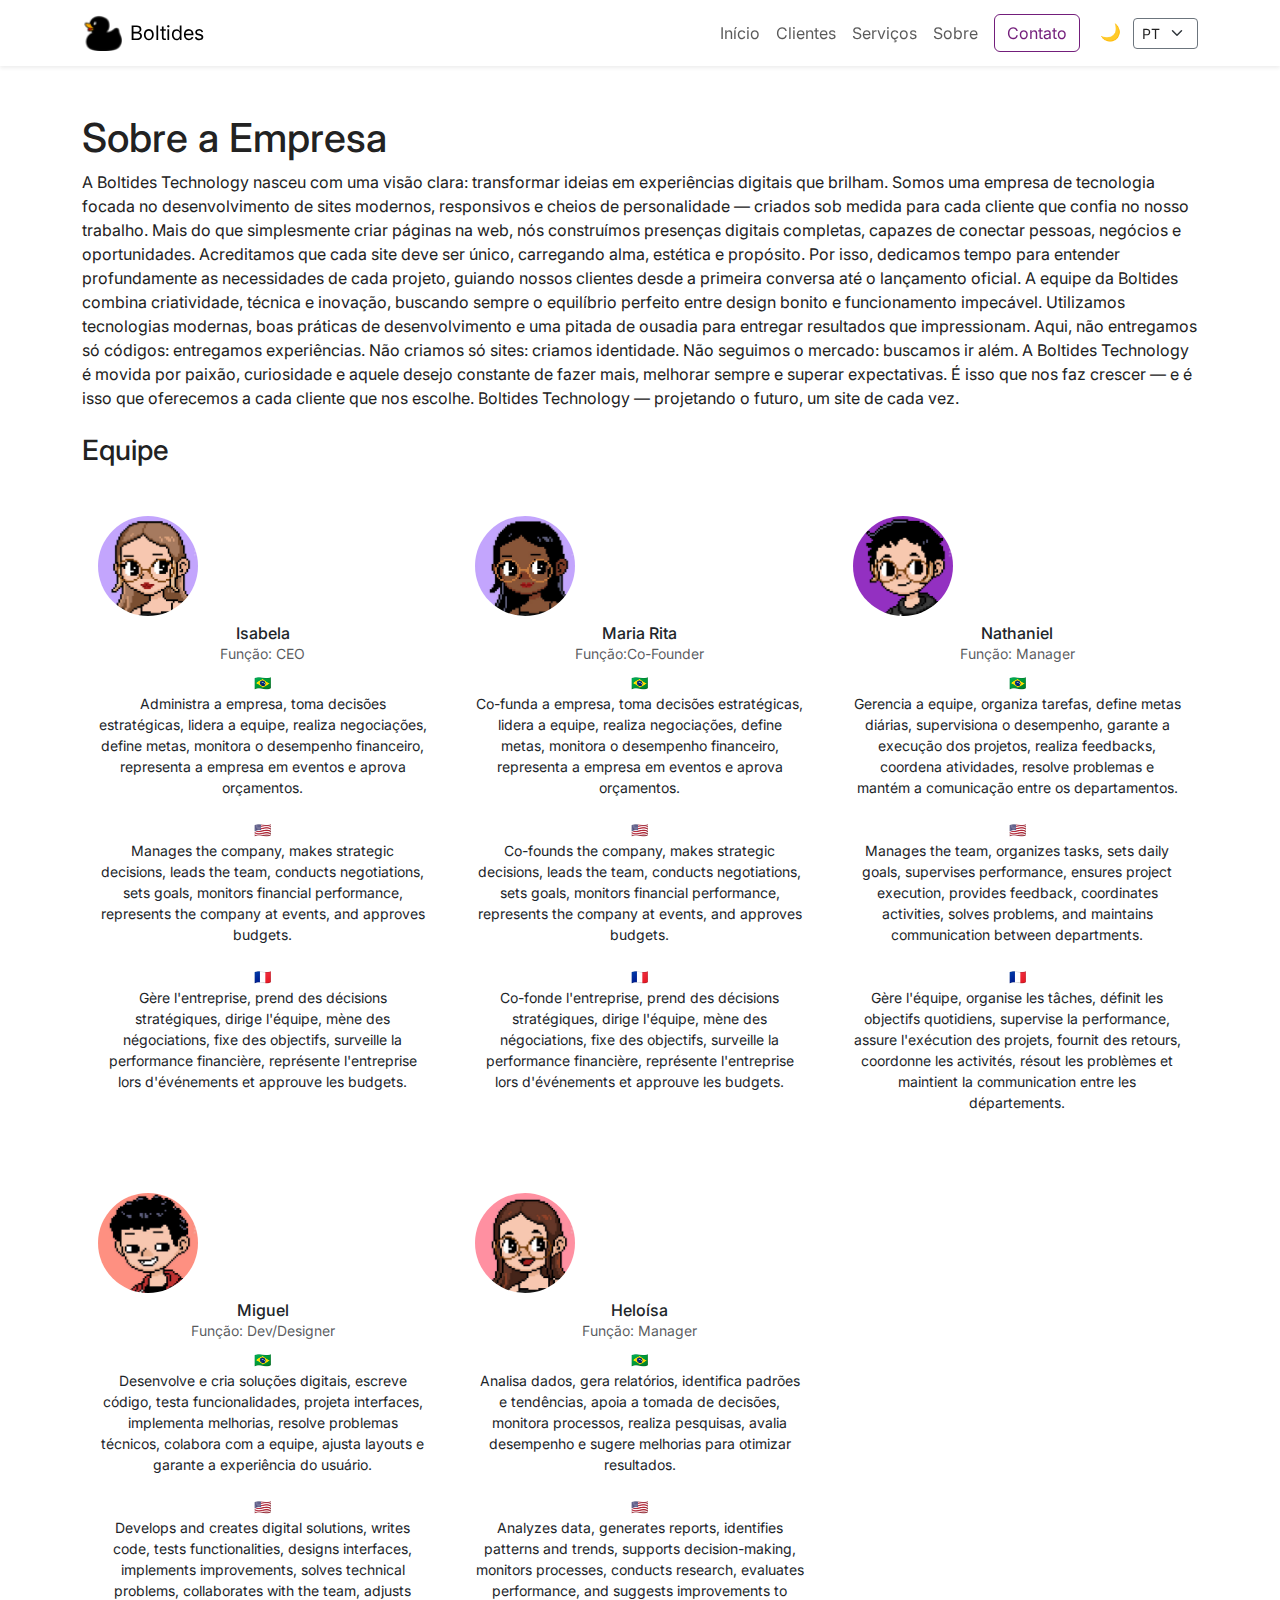
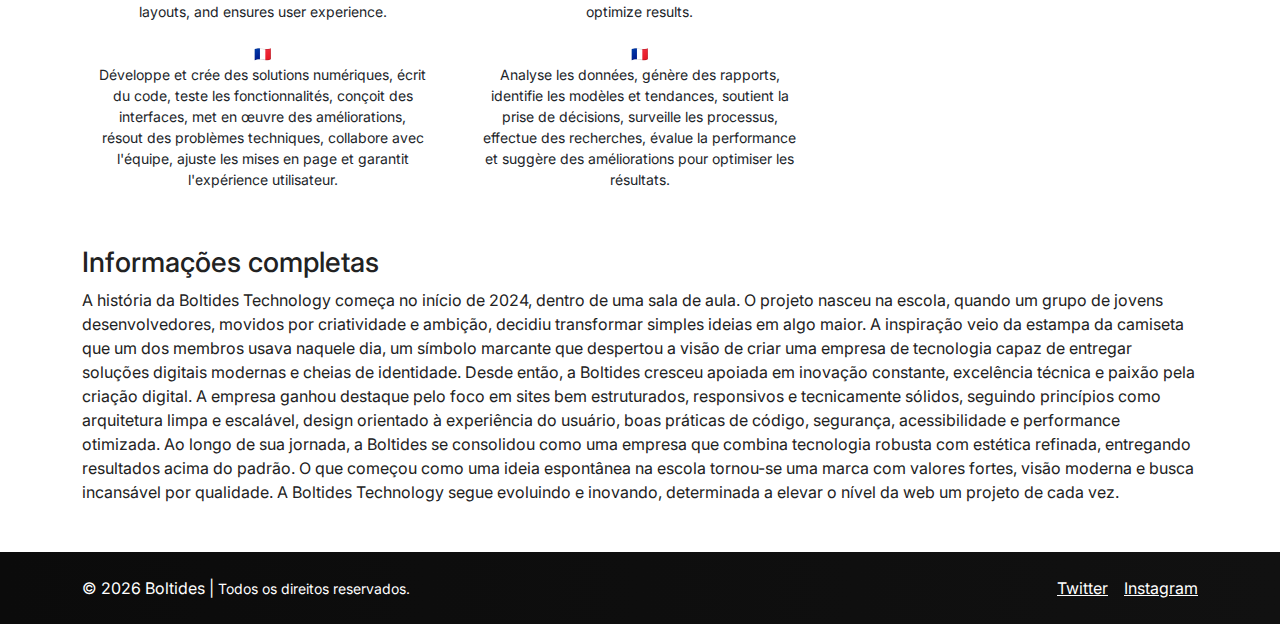
<file: about.html>
<!doctype html>
<html lang="pt" data-theme="light">
<head>
    <link rel="icon" type="image/png" href="logo.png">
    <meta charset="utf-8" />
    <meta name="viewport" content="width=device-width,initial-scale=1" />
    <title>Sobre</title>
    <link href="https://cdn.jsdelivr.net/npm/bootstrap@5.3.2/dist/css/bootstrap.min.css" rel="stylesheet">
    <link href="https://fonts.googleapis.com/css2?family=Inter:wght@300;400;600;800&display=swap" rel="stylesheet">
    <link rel="stylesheet" href="styles.css">
    <script src="script.js"></script>
    </head>
<body>
    <nav class="navbar navbar-expand-lg navbar-light bg-white shadow-sm sticky-top">
        <div class="container">
            <a class="navbar-brand d-flex align-items-center" href="index.html">
                <img src="logo.png" alt="Logo" class="logo me-2" />
                <span data-i18n="brand">Boltides</span>
                </a>

            <button class="navbar-toggler" type="button" data-bs-toggle="collapse" data-bs-target="#mainNav">
                <span class="navbar-toggler-icon"></span>
                </button>

            <div class="collapse navbar-collapse" id="mainNav">
                <ul class="navbar-nav ms-auto align-items-lg-center">
                    <li class="nav-item"><a class="nav-link" href="index.html" data-i18n="nav.home">Início</a></li>
                    <li class="nav-item"><a class="nav-link" href="clients.html" data-i18n="nav.clients">Clientes</a></li>
                    <li class="nav-item"><a class="nav-link" href="services.html" data-i18n="nav.services">Serviços</a></li>
                    <li class="nav-item"><a class="nav-link" href="about.html" data-i18n="nav.about">Sobre</a></li>
                    <li class="nav-item">
                        <button class="btn btn-outline-primary ms-2" data-bs-toggle="modal" data-bs-target="#contactModal" data-i18n="nav.contact">Contato</button>
                        </li>

                    <li class="nav-item ms-3 d-flex align-items-center">
                        <button id="darkToggle" class="btn btn-icon" title="Dark mode">🌙</button>
                        </li>
                    <li class="nav-item ms-2">
                        <select id="langSelect" class="form-select form-select-sm">
                            <option value="pt">PT</option>
                            <option value="en">EN</option>
                            <option value="fr">FR</option>
                            </select>
                    </li>
                </ul>
            </div>
        </div>
    </nav>
    <main class="container my-5">
        <h1 data-i18n="about.title">Sobre a Empresa</h1>
        <p data-i18n="about.mission">Nossa missão e história.</p>
        <section class="mt-4">
<h3 data-i18n="about.teamTitle">Equipe</h3>
<div class="row g-3 mt-3">
    <div class="col-md-4">
        <div class="card p-3 text-center">
            <img src="Isabela.png" alt="Membro" class="team-photo rounded-circle mb-2">
            <h6 class="mb-0">Isabela</h6>
            <small class="text-muted d-block" data-i18n="about.role">Função: CEO</small>
            <p class="small mt-2">
                <strong>🇧🇷</strong><br>
                Administra a empresa, toma decisões estratégicas, lidera a equipe, realiza negociações, define metas, monitora o desempenho financeiro, representa a empresa em eventos e aprova orçamentos.
                <br><br>
                <strong>🇺🇸</strong><br>
                Manages the company, makes strategic decisions, leads the team, conducts negotiations, sets goals, monitors financial performance, represents the company at events, and approves budgets.
                <br><br>
                <strong>🇫🇷</strong><br>
                Gère l'entreprise, prend des décisions stratégiques, dirige l'équipe, mène des négociations, fixe des objectifs, surveille la performance financière, représente l'entreprise lors d'événements et approuve les budgets.
            </p>
        </div>
    </div>

    <div class="col-md-4">
        <div class="card p-3 text-center">
            <img src="Marita.png" alt="Membro" class="team-photo rounded-circle mb-2">
            <h6 class="mb-0">Maria Rita</h6>
            <small class="text-muted d-block" data-i18n="about.role1">Função: Co-Founder</small>
            <p class="small mt-2">
                <strong>🇧🇷</strong><br>
                Co-funda a empresa, toma decisões estratégicas, lidera a equipe, realiza negociações, define metas, monitora o desempenho financeiro, representa a empresa em eventos e aprova orçamentos.
                <br><br>
                <strong>🇺🇸</strong><br>
                Co-founds the company, makes strategic decisions, leads the team, conducts negotiations, sets goals, monitors financial performance, represents the company at events, and approves budgets.
                <br><br>
                <strong>🇫🇷</strong><br>
                Co-fonde l'entreprise, prend des décisions stratégiques, dirige l'équipe, mène des négociations, fixe des objectifs, surveille la performance financière, représente l'entreprise lors d'événements et approuve les budgets.
            </p>
        </div>
    </div>

    <div class="col-md-4">
        <div class="card p-3 text-center">
            <img src="Nathaniel.png" alt="Membro" class="team-photo rounded-circle mb-2">
            <h6 class="mb-0">Nathaniel</h6>
            <small class="text-muted d-block" data-i18n="about.role2">Função: Manager</small>
            <p class="small mt-2">
                <strong>🇧🇷</strong><br>
                Gerencia a equipe, organiza tarefas, define metas diárias, supervisiona o desempenho, garante a execução dos projetos, realiza feedbacks, coordena atividades, resolve problemas e mantém a comunicação entre os departamentos.
                <br><br>
                <strong>🇺🇸</strong><br>
                Manages the team, organizes tasks, sets daily goals, supervises performance, ensures project execution, provides feedback, coordinates activities, solves problems, and maintains communication between departments.
                <br><br>
                <strong>🇫🇷</strong><br>
                Gère l'équipe, organise les tâches, définit les objectifs quotidiens, supervise la performance, assure l'exécution des projets, fournit des retours, coordonne les activités, résout les problèmes et maintient la communication entre les départements.
            </p>
        </div>
    </div>
</div>

<div class="row g-3 mt-3">
    <div class="col-md-4">
        <div class="card p-3 text-center">
            <img src="Miguel.png" alt="Membro" class="team-photo rounded-circle mb-2">
            <h6 class="mb-0">Miguel</h6>
            <small class="text-muted d-block" data-i18n="about.role3">Função: Dev/Designer</small>
            <p class="small mt-2">
                <strong>🇧🇷</strong><br>
                Desenvolve e cria soluções digitais, escreve código, testa funcionalidades, projeta interfaces, implementa melhorias, resolve problemas técnicos, colabora com a equipe, ajusta layouts e garante a experiência do usuário.
                <br><br>
                <strong>🇺🇸</strong><br>
                Develops and creates digital solutions, writes code, tests functionalities, designs interfaces, implements improvements, solves technical problems, collaborates with the team, adjusts layouts, and ensures user experience.
                <br><br>
                <strong>🇫🇷</strong><br>
                Développe et crée des solutions numériques, écrit du code, teste les fonctionnalités, conçoit des interfaces, met en œuvre des améliorations, résout des problèmes techniques, collabore avec l'équipe, ajuste les mises en page et garantit l'expérience utilisateur.
            </p>
        </div>
    </div>

    <div class="col-md-4">
        <div class="card p-3 text-center">
            <img src="Heloísa.png" alt="Membro" class="team-photo rounded-circle mb-2">
            <h6 class="mb-0">Heloísa</h6>
            <small class="text-muted d-block" data-i18n="about.role2">Função: Analista</small>
            <p class="small mt-2">
                <strong>🇧🇷</strong><br>
                Analisa dados, gera relatórios, identifica padrões e tendências, apoia a tomada de decisões, monitora processos, realiza pesquisas, avalia desempenho e sugere melhorias para otimizar resultados.
                <br><br>
                <strong>🇺🇸</strong><br>
                Analyzes data, generates reports, identifies patterns and trends, supports decision-making, monitors processes, conducts research, evaluates performance, and suggests improvements to optimize results.
                <br><br>
                <strong>🇫🇷</strong><br>
                Analyse les données, génère des rapports, identifie les modèles et tendances, soutient la prise de décisions, surveille les processus, effectue des recherches, évalue la performance et suggère des améliorations pour optimiser les résultats.
            </p>
        </div>
    </div>
</div>

        </section>

        <section class="mt-4">
            <h3 data-i18n="about.full">Informações completas</h3>
            <p data-i18n="about.aa"></p>
            </section>
    </main>
    <div class="modal fade" id="contactModal" tabindex="-1" aria-hidden="true">
        <div class="modal-dialog modal-dialog-centered">
            <form id="contactForm" class="modal-content needs-validation" novalidate>
                <div class="modal-header">
                    <h5 class="modal-title" data-i18n="contact.title">Entre em contato</h5>
                    <button type="button" class="btn-close" data-bs-dismiss="modal"></button>
                    </div>
                <div class="modal-body">
                    <div class="mb-3">
                        <label class="form-label" for="name" data-i18n="contact.name">Nome</label>
                        <input id="name" name="name" class="form-control" required />
                        <div class="invalid-feedback" data-i18n="contact.nameReq">Informe seu nome.</div>
                        </div>
                    <div class="mb-3">
                        <label class="form-label" for="email" data-i18n="contact.email">Email</label>
                        <input id="email" name="email" type="email" class="form-control" required />
                        <div class="invalid-feedback" data-i18n="contact.emailReq">Email válido é obrigatório.</div>
                        </div>
                    <div class="mb-3">
                        <label class="form-label" for="phone" data-i18n="contact.phone">Telefone</label>
                        <input id="phone" name="phone" class="form-control" required />
                        <div class="invalid-feedback" data-i18n="contact.phoneReq">Informe telefone.</div>
                        </div>
                    <div class="mb-3">
                        <label class="form-label" for="message" data-i18n="contact.message">Mensagem</label>
                        <textarea id="message" name="message" rows="4" class="form-control" required></textarea>
                        <div class="invalid-feedback" data-i18n="contact.messageReq">Digite sua mensagem.</div>
                        </div>
                </div>
                <div class="modal-footer">
                    <button class="btn btn-secondary" data-bs-dismiss="modal" data-i18n="contact.cancel">Cancelar</button>
                    <button type="submit" class="btn btn-primary" data-i18n="contact.send">Enviar</button>
                    </div>
            </form>
        </div>
    </div>
  <footer class="bg-dark text-white py-4 mt-5">
    <div class="container d-flex flex-column flex-md-row justify-content-between align-items-center">

      <div>
        © <span id="year"></span>
        <span data-i18n="brand">Boltides Technology®</span> |
        <small data-i18n="footer.rights">Todos os direitos reservados.</small>
      </div>

      <div class="d-flex gap-3">
        <a href="https://x.com/boltides?s=21" class="text-white" aria-label="twitter">Twitter</a>
        <a href="https://www.instagram.com/boltidestechnology/" class="text-white" aria-label="instagram">Instagram</a>
      </div>

    </div>
  </footer>
    <script src="https://cdn.jsdelivr.net/npm/bootstrap@5.3.2/dist/js/bootstrap.bundle.min.js"></script>
    </body>
</html>
</file>
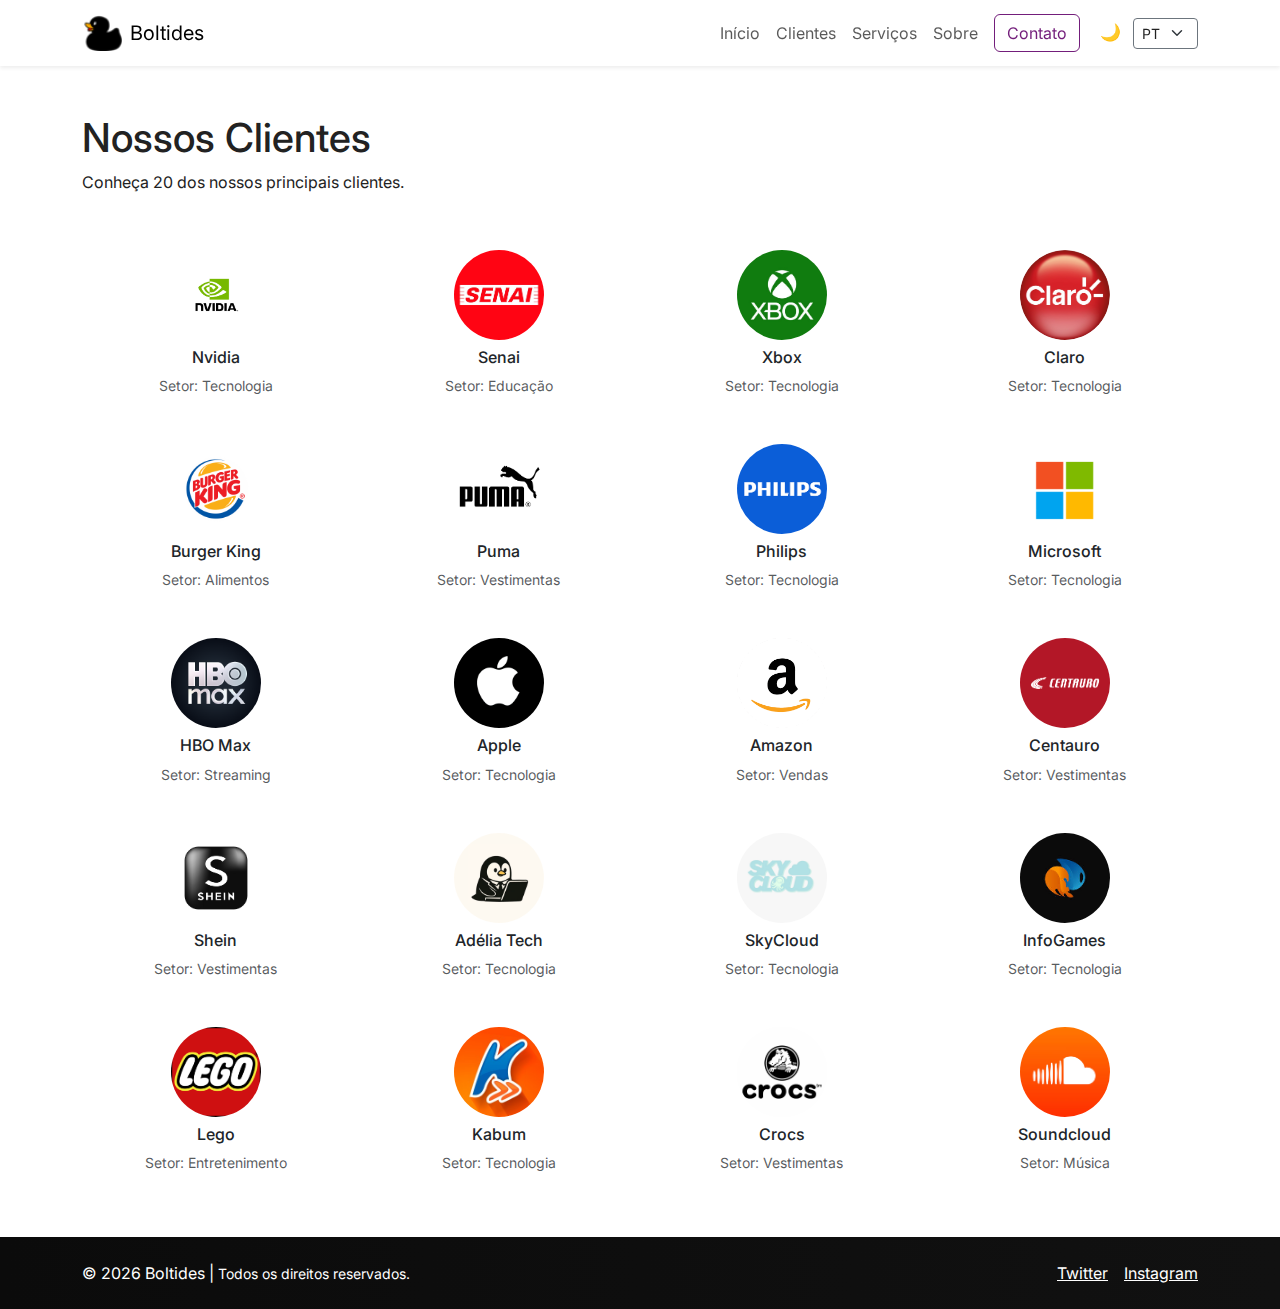
<file: clients.html>
<!doctype html>
<html lang="pt" data-theme="light">
<head>
    <link rel="icon" type="image/png" href="logo.png">
    <meta charset="utf-8" />
    <meta name="viewport" content="width=device-width,initial-scale=1" />
    <title>Clientes</title>
    <link href="https://cdn.jsdelivr.net/npm/bootstrap@5.3.2/dist/css/bootstrap.min.css" rel="stylesheet">
    <link href="https://fonts.googleapis.com/css2?family=Inter:wght@300;400;600;800&display=swap" rel="stylesheet">
    <link rel="stylesheet" href="styles.css">
    <script src="script.js"></script>
    </head>
<body>
    <nav class="navbar navbar-expand-lg navbar-light bg-white shadow-sm sticky-top">
        <div class="container">
            <a class="navbar-brand d-flex align-items-center" href="index.html">
                <img src="logo.png" alt="Logo" class="logo me-2" />
                <span data-i18n="brand">Boltides</span>
                </a>

            <button class="navbar-toggler" type="button" data-bs-toggle="collapse" data-bs-target="#mainNav">
                <span class="navbar-toggler-icon"></span>
                </button>

            <div class="collapse navbar-collapse" id="mainNav">
                <ul class="navbar-nav ms-auto align-items-lg-center">
                    <li class="nav-item"><a class="nav-link" href="index.html" data-i18n="nav.home">Início</a></li>
                    <li class="nav-item"><a class="nav-link" href="clients.html" data-i18n="nav.clients">Clientes</a></li>
                    <li class="nav-item"><a class="nav-link" href="services.html" data-i18n="nav.services">Serviços</a></li>
                    <li class="nav-item"><a class="nav-link" href="about.html" data-i18n="nav.about">Sobre</a></li>
                    <li class="nav-item">
                        <button class="btn btn-outline-primary ms-2" data-bs-toggle="modal" data-bs-target="#contactModal" data-i18n="nav.contact">Contato</button>
                        </li>

                    <li class="nav-item ms-3 d-flex align-items-center">
                        <button id="darkToggle" class="btn btn-icon" title="Dark mode">🌙</button>
                        </li>
                    <li class="nav-item ms-2">
                        <select id="langSelect" class="form-select form-select-sm">
                            <option value="pt">PT</option>
                            <option value="en">EN</option>
                            <option value="fr">FR</option>
                            </select>
                    </li>
                </ul>
            </div>
        </div>
    </nav>
    <main class="container my-5">
        <h1 data-i18n="clients.title">Nossos Clientes</h1>
        <p data-i18n="clients.subtitle">Conheça 20 dos nossos principais clientes.</p>
        <div class="row g-3 mt-4">
            <div class="col-md-3">
                <div class="card h-100 text-center p-3">
                    <img src="client1.png" class="client-logo mx-auto mb-2" />
                    <h6>Nvidia</h6>
                    <small class="text-muted" data-i18n="sector.tech">Setor: Tecnologia</small>
                    </div>
            </div>
            <div class="col-md-3">
                <div class="card h-100 text-center p-3">
                    <img src="client2.png" class="client-logo mx-auto mb-2" />
                    <h6>Senai</h6>
                    <small class="text-muted" data-i18n="sector.education">Setor: Educação</small>
                </div>
            </div>
            <div class="col-md-3">
                <div class="card h-100 text-center p-3">
                    <img src="client3.jpg" class="client-logo mx-auto mb-2" />
                    <h6>Xbox</h6>
                    <small class="text-muted" data-i18n="sector.tech">Setor: Tecnologia</small>
                </div>
            </div>
            <div class="col-md-3">
                <div class="card h-100 text-center p-3">
                    <img src="client4.jpg" class="client-logo mx-auto mb-2" />
                    <h6>Claro</h6>
                    <small class="text-muted" data-i18n="sector.tech">Setor: Tecnologia</small>
                </div>
            </div>
            <div class="col-md-3">
                <div class="card h-100 text-center p-3">
                    <img src="client5.png" class="client-logo mx-auto mb-2" />
                    <h6>Burger King</h6>
                    <small class="text-muted" data-i18n="sector.food">Setor: Alimentos</small>
                </div>
            </div>
            <div class="col-md-3">
                <div class="card h-100 text-center p-3">
                    <img src="client6.png" class="client-logo mx-auto mb-2" />
                    <h6>Puma</h6>
                    <small class="text-muted" data-i18n="sector.clothes">Setor: Vestimentas</small>
                </div>
            </div>
            <div class="col-md-3">
                <div class="card h-100 text-center p-3">
                    <img src="client7.png" class="client-logo mx-auto mb-2" />
                    <h6>Philips</h6>
                    <small class="text-muted" data-i18n="sector.tech">Setor: Tecnologia</small>
                </div>
            </div>
            <div class="col-md-3">
                <div class="card h-100 text-center p-3">
                    <img src="client8.png" class="client-logo mx-auto mb-2" />
                    <h6>Microsoft</h6>
                    <small class="text-muted" data-i18n="sector.tech">Setor: Tecnologia</small>
                </div>
            </div>
            <div class="col-md-3">
                <div class="card h-100 text-center p-3">
                    <img src="client9.png" class="client-logo mx-auto mb-2" />
                    <h6>HBO Max</h6>
                    <small class="text-muted" data-i18n="sector.streaming">Setor: Streaming</small>
                </div>
            </div>
            <div class="col-md-3">
                <div class="card h-100 text-center p-3">
                    <img src="client10.png" class="client-logo mx-auto mb-2" />
                    <h6>Apple</h6>
                    <small class="text-muted" data-i18n="sector.tech">Setor: Tecnologia</small>
                </div>
            </div>
            <div class="col-md-3">
                <div class="card h-100 text-center p-3">
                    <img src="client11.png" class="client-logo mx-auto mb-2" />
                    <h6>Amazon</h6>
                    <small class="text-muted" data-i18n="sector.sales">Setor: Vendas</small>
                </div>
            </div>
            <div class="col-md-3">
                <div class="card h-100 text-center p-3">
                    <img src="client12.png" class="client-logo mx-auto mb-2" />
                    <h6>Centauro</h6>
                    <small class="text-muted" data-i18n="sector.clothes">Setor: Vestimentas</small>
                </div>
            </div>
            <div class="col-md-3">
                <div class="card h-100 text-center p-3">
                    <img src="client13.PNG" class="client-logo mx-auto mb-2" />
                    <h6>Shein</h6>
                    <small class="text-muted" data-i18n="sector.clothes">Setor: Vestimentas</small>
                </div>
            </div>
            <div class="col-md-3">
                <div class="card h-100 text-center p-3">
                    <img src="client14.png" class="client-logo mx-auto mb-2" />
                    <h6>Adélia Tech</h6>
                    <small class="text-muted" data-i18n="sector.tech">Setor: Tecnologia</small>
                </div>
            </div>
            <div class="col-md-3">
                <div class="card h-100 text-center p-3">
                    <img src="client15.jpg" class="client-logo mx-auto mb-2" />
                    <h6>SkyCloud</h6>
                    <small class="text-muted" data-i18n="sector.tech">Setor: Tecnologia</small>
                </div>
            </div>
            <div class="col-md-3">
                <div class="card h-100 text-center p-3">
                    <img src="client16.jpg" class="client-logo mx-auto mb-2" />
                    <h6>InfoGames</h6>
                    <small class="text-muted" data-i18n="sector.tech">Setor: Tecnologia</small>
                </div>
            </div>
            <div class="col-md-3">
                <div class="card h-100 text-center p-3">
                    <img src="client17.png" class="client-logo mx-auto mb-2" />
                    <h6>Lego</h6>
                    <small class="text-muted" data-i18n="sector.entertainment">Setor: Entretenimento</small>
                </div>
            </div>
            <div class="col-md-3">
                <div class="card h-100 text-center p-3">
                    <img src="client18.png" class="client-logo mx-auto mb-2" />
                    <h6>Kabum</h6>
                    <small class="text-muted" data-i18n="sector.tech">Setor: Tecnologia</small>
                </div>
            </div>
            <div class="col-md-3">
                <div class="card h-100 text-center p-3">
                    <img src="client19.jpg" class="client-logo mx-auto mb-2" />
                    <h6>Crocs</h6>
                    <small class="text-muted" data-i18n="sector.clothes">Setor: Vestimentas</small>
                </div>
            </div>
            <div class="col-md-3">
                <div class="card h-100 text-center p-3">
                    <img src="client20.jpg" class="client-logo mx-auto mb-2" />
                    <h6>Soundcloud</h6>
                    <small class="text-muted" data-i18n="sector.music">Setor: Música</small>
                </div>
            </div>
            </div>
    </main>
    <div class="modal fade" id="contactModal" tabindex="-1" aria-hidden="true">
        <div class="modal-dialog modal-dialog-centered">
            <form id="contactForm" class="modal-content needs-validation" novalidate>
                <div class="modal-header">
                    <h5 class="modal-title" data-i18n="contact.title">Entre em contato</h5>
                    <button type="button" class="btn-close" data-bs-dismiss="modal"></button>
                    </div>
                <div class="modal-body">
                    <div class="mb-3">
                        <label class="form-label" data-i18n="contact.name">Nome</label>
                        <input id="name" name="name" class="form-control" required />
                        <div class="invalid-feedback" data-i18n="contact.nameReq">Informe seu nome.</div>
                        </div>

                    <div class="mb-3">
                        <label class="form-label" data-i18n="contact.email">Email</label>
                        <input id="email" name="email" type="email" class="form-control" required />
                        <div class="invalid-feedback" data-i18n="contact.emailReq">Email válido é obrigatório.</div>
                        </div>

                    <div class="mb-3">
                        <label class="form-label" data-i18n="contact.phone">Telefone</label>
                        <input id="phone" name="phone" class="form-control" required />
                        <div class="invalid-feedback" data-i18n="contact.phoneReq">Informe telefone.</div>
                        </div>

                    <div class="mb-3">
                        <label class="form-label" data-i18n="contact.message">Mensagem</label>
                        <textarea id="message" name="message" rows="4" class="form-control" required></textarea>
                        <div class="invalid-feedback" data-i18n="contact.messageReq">Digite sua mensagem.</div>
                        </div>
                </div>

                <div class="modal-footer">
                    <button class="btn btn-secondary" data-bs-dismiss="modal" data-i18n="contact.cancel">Cancelar</button>
                    <button type="submit" class="btn btn-primary" data-i18n="contact.send">Enviar</button>
                    </div>
            </form>
        </div>
    </div>
  <footer class="bg-dark text-white py-4 mt-5">
    <div class="container d-flex flex-column flex-md-row justify-content-between align-items-center">

      <div>
        © <span id="year"></span>
        <span data-i18n="brand">Boltides Technology®</span> |
        <small data-i18n="footer.rights">Todos os direitos reservados.</small>
      </div>

      <div class="d-flex gap-3">
        <a href="https://x.com/boltides?s=21" class="text-white" aria-label="twitter">Twitter</a>
        <a href="https://www.instagram.com/boltidestechnology/" class="text-white" aria-label="instagram">Instagram</a>
      </div>

    </div>
  </footer>
    <script src="https://cdn.jsdelivr.net/npm/bootstrap@5.3.2/dist/js/bootstrap.bundle.min.js"></script>
    </body>

</html>
</file>
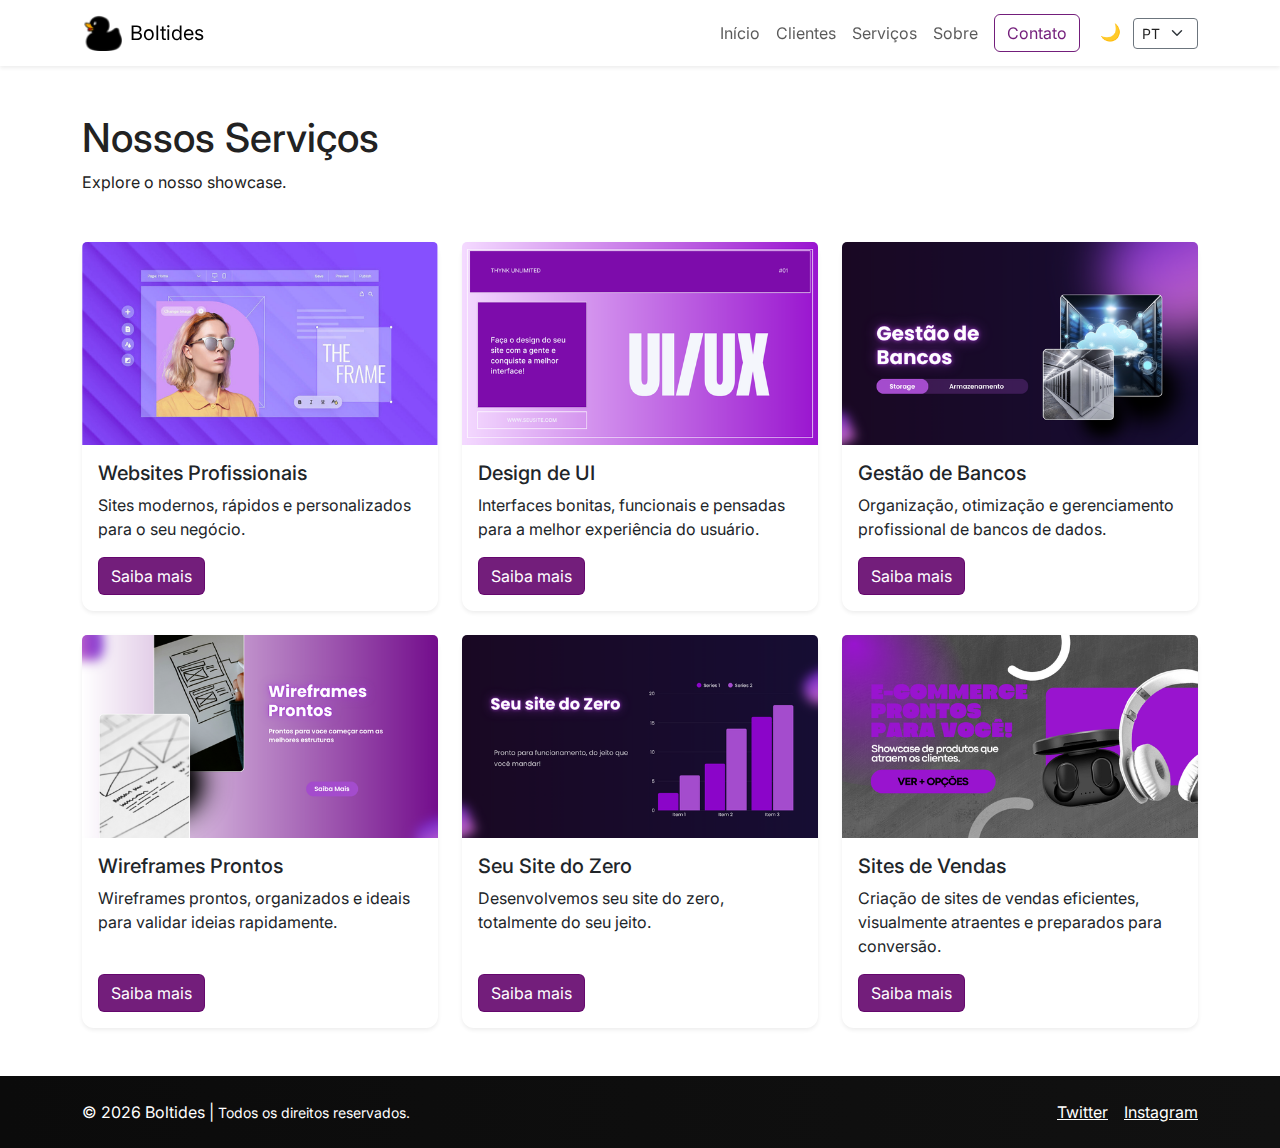
<file: services.html>
<!doctype html>
<html lang="pt" data-theme="light">
<head>
    <!-- Definir o ícone exibido na aba do navegador -->
    <link rel="icon" type="image/png" href="logo.png">

    <!-- Definir a codificação padrão de caracteres -->
    <meta charset="utf-8" />

    <!-- Ajustar o layout para ser responsivo em dispositivos móveis -->
    <meta name="viewport" content="width=device-width, initial-scale=1" />

    <!-- Definir o título da página exibido na aba do navegador -->
    <title>Serviços</title>

    <!-- Importar o Bootstrap 5 para fornecer estilos e componentes prontos -->
    <link href="https://cdn.jsdelivr.net/npm/bootstrap@5.3.2/dist/css/bootstrap.min.css" rel="stylesheet">

    <!-- Importar a fonte "Inter" para uso em toda a página -->
    <link href="https://fonts.googleapis.com/css2?family=Inter:wght@300;400;600;800&display=swap" rel="stylesheet">

    <!-- Importar o arquivo CSS personalizado do site -->
    <link rel="stylesheet" href="styles.css">
</head>

<body>
    <!-- Criar a barra de navegação fixa no topo do site -->
    <nav class="navbar navbar-expand-lg navbar-light bg-white shadow-sm sticky-top">
        <div class="container">
            <a class="navbar-brand d-flex align-items-center" href="index.html">
                <img src="logo.png" alt="Logo" class="logo me-2" />
                <span data-i18n="brand">Boltides</span>
            </a>
            <button class="navbar-toggler" type="button" data-bs-toggle="collapse" data-bs-target="#mainNav">
                <span class="navbar-toggler-icon"></span>
            </button>
            <div class="collapse navbar-collapse" id="mainNav">
                <ul class="navbar-nav ms-auto align-items-lg-center">
                    <li class="nav-item"><a class="nav-link" href="index.html" data-i18n="nav.home">Início</a></li>
                    <li class="nav-item"><a class="nav-link" href="clients.html" data-i18n="nav.clients">Clientes</a></li>
                    <li class="nav-item"><a class="nav-link" href="services.html" data-i18n="nav.services">Serviços</a></li>
                    <li class="nav-item"><a class="nav-link" href="about.html" data-i18n="nav.about">Sobre</a></li>
                    <li class="nav-item">
                        <button class="btn btn-outline-primary ms-2" data-bs-toggle="modal" data-bs-target="#contactModal" data-i18n="nav.contact">
                            Contato
                        </button>
                    </li>
                    <li class="nav-item ms-3 d-flex align-items-center">
                        <button id="darkToggle" class="btn btn-icon" title="Dark mode">🌙</button>
                    </li>
                    <li class="nav-item ms-2">
                        <select id="langSelect" class="form-select form-select-sm">
                            <option value="pt">PT</option>
                            <option value="en">EN</option>
                            <option value="fr">FR</option>
                        </select>
                    </li>
                </ul>
            </div>
        </div>
    </nav>

    <!-- Criar o conteúdo principal da página -->
    <main class="container my-5">
        <h1 data-i18n="services.title">Nossos Serviços</h1>
        <p data-i18n="services.subtitle">Explore o nosso showcase. Clique em "Saiba mais" para ver os detalhes.</p>

        <!-- Criar a grade de cartões contendo os serviços -->
        <div class="row g-4 mt-4">

            <!-- Serviço Websites -->
            <div class="col-md-4">
                <div class="card h-100 shadow-sm">
                    <img src="web.png" class="card-img-top" alt="">
                    <div class="card-body d-flex flex-column">
                        <h5 class="card-title" data-i18n="service.webTitle">Websites Profissionais</h5>
                        <p class="card-text" data-i18n="service.webDesc1">Criamos sites sob medida.</p>
                        <div class="mt-auto">
                            <button class="btn btn-primary" data-bs-toggle="modal" data-bs-target="#webServiceModal" data-i18n="service.learn">Saiba mais</button>
                        </div>
                    </div>
                </div>
            </div>

            <!-- Modal Websites -->
            <div class="modal fade" id="webServiceModal" tabindex="-1" aria-labelledby="webServiceModalLabel" aria-hidden="true">
                <div class="modal-dialog modal-lg modal-dialog-centered">
                    <div class="modal-content">
                        <div class="modal-header">
                            <h5 class="modal-title" id="webServiceModalLabel">Websites Profissionais</h5>
                            <button type="button" class="btn-close" data-bs-dismiss="modal" aria-label="Close"></button>
                        </div>
                        <div class="modal-body">
                            <p>🇧🇷</p>
                            <p><strong>Descrição:</strong> Criamos sites sob medida para atender às suas necessidades. Desde o design responsivo até a integração com ferramentas de SEO, garantimos que seu site tenha um ótimo desempenho e seja fácil de navegar.</p>
                            <p><strong>Recursos:</strong></p>
                            <ul>
                                <li>Design Responsivo</li>
                                <li>SEO Básico Integrado</li>
                                <li>Otimização de Performance</li>
                                <li>Suporte Pós-lançamento</li>
                            </ul>
                            <br>
                            <br>
                            <p>🇺🇸</p>
                            <p><strong>Description:</strong> We create custom websites tailored to your needs. From responsive design to SEO tool integration, we ensure your website performs excellently and is easy to navigate.</p>
                            <p><strong>Features:</strong></p>
                            <ul>
                                <li>Responsive Design</li>
                                <li>Basic Integrated SEO</li>
                                <li>Performance Optimization</li>
                                <li>Post-launch Support</li>
                            </ul>
                            <br>
                            <br>
                            <p>🇫🇷</p>
                            <p><strong>Description :</strong> Nous créons des sites personnalisés adaptés à vos besoins. Du design responsive à l’intégration d’outils SEO, nous garantissons d’excellentes performances et une navigation fluide pour votre site.</p>
                            <p><strong>Ressources :</strong></p>
                              <ul>
                                  <li>Design Responsive</li>
                                  <li>SEO Basique Intégré</li>
                                  <li>Optimisation des Performances</li>
                                  <li>Support Après Lancement</li>
                              </ul>
                        </div>
                        <div class="modal-footer">
                                      <button class="btn btn-primary" data-bs-dismiss="modal" data-i18n="service.contact">
            Quero contratar
          </button>
                        </div>
                    </div>
                </div>
            </div>

            <!-- Serviço UI -->
            <div class="col-md-4">
                <div class="card h-100 shadow-sm">
                    <img src="brand.png" class="card-img-top" alt="">
                    <div class="card-body d-flex flex-column">
                        <h5 class="card-title" data-i18n="service.uiTitle">Design de UI</h5>
                        <p class="card-text" data-i18n="service.webDesc2">Criamos interfaces de usuário atraentes e funcionais.</p>
                        <div class="mt-auto">
                            <button class="btn btn-primary" data-bs-toggle="modal" data-bs-target="#uiServiceModal" data-i18n="service.learn">Saiba mais</button>
                        </div>
                    </div>
                </div>
            </div>

            <!-- Modal UI -->
            <div class="modal fade" id="uiServiceModal" tabindex="-1" aria-labelledby="uiServiceModalLabel" aria-hidden="true">
                <div class="modal-dialog modal-lg modal-dialog-centered">
                    <div class="modal-content">
                        <div class="modal-header">
                            <h5 class="modal-title" id="uiServiceModalLabel">Design de UI</h5>
                            <button type="button" class="btn-close" data-bs-dismiss="modal" aria-label="Close"></button>
                        </div>
<div class="modal-body">
    <p>🇧🇷</p>
    <p><strong>Descrição:</strong> Criamos interfaces de usuário (UI) que são intuitivas, atraentes e funcionais. Nosso objetivo é garantir que os usuários tenham uma experiência agradável ao interagir com seu produto digital.</p>
    <p><strong>Recursos:</strong></p>
    <ul>
        <li>Design Limpo e Moderno</li>
        <li>Foco na Usabilidade</li>
        <li>Prototipagem Rápida</li>
        <li>Integração com a Experiência do Usuário</li>
    </ul>

    <br>
    <br>

    <p>🇺🇸</p>
    <p><strong>Description:</strong> We create user interfaces (UI) that are intuitive, attractive, and functional. Our goal is to ensure that users have a pleasant experience while interacting with your digital product.</p>
    <p><strong>Features:</strong></p>
    <ul>
        <li>Clean and Modern Design</li>
        <li>Focus on Usability</li>
        <li>Rapid Prototyping</li>
        <li>Integration with User Experience</li>
    </ul>

    <br>
    <br>

    <p>🇫🇷</p>
    <p><strong>Description :</strong> Nous créons des interfaces utilisateur (UI) intuitives, attrayantes et fonctionnelles. Notre objectif est de garantir une expérience agréable aux utilisateurs lorsqu’ils interagissent avec votre produit numérique.</p>
    <p><strong>Ressources :</strong></p>
    <ul>
        <li>Design Propre et Moderne</li>
        <li>Focus sur l’Utilisabilité</li>
        <li>Prototypage Rapide</li>
        <li>Intégration avec l’Expérience Utilisateur</li>
    </ul>
</div>

                        <div class="modal-footer">
                                      <button class="btn btn-primary" data-bs-dismiss="modal" data-i18n="service.contact">
            Quero contratar
          </button>
                        </div>
                    </div>
                </div>
            </div>

            <!-- Serviço Banco de Dados -->
            <div class="col-md-4">
                <div class="card h-100 shadow-sm">
                    <img src="bd.png" class="card-img-top" alt="">
                    <div class="card-body d-flex flex-column">
                        <h5 class="card-title" data-i18n="service.dbTitle">Gestão de Bancos</h5>
                        <p class="card-text" data-i18n="service.webDesc3">Gerenciamos bancos de dados eficientes e escaláveis.</p>
                        <div class="mt-auto">
                            <button class="btn btn-primary" data-bs-toggle="modal" data-bs-target="#dbServiceModal" data-i18n="service.learn">Saiba mais</button>
                        </div>
                    </div>
                </div>
            </div>

            <!-- Modal Banco de Dados -->
            <div class="modal fade" id="dbServiceModal" tabindex="-1" aria-labelledby="dbServiceModalLabel" aria-hidden="true">
                <div class="modal-dialog modal-lg modal-dialog-centered">
                    <div class="modal-content">
                        <div class="modal-header">
                            <h5 class="modal-title" id="dbServiceModalLabel">Gestão de Bancos de Dados</h5>
                            <button type="button" class="btn-close" data-bs-dismiss="modal" aria-label="Close"></button>
                        </div>
<div class="modal-header">
    <h5 class="modal-title" id="dbServiceModalLabel">Gestão de Bancos de Dados</h5>
    <button type="button" class="btn-close" data-bs-dismiss="modal" aria-label="Close"></button>
</div>
<div class="modal-body">
    <p>🇧🇷</p>
    <p><strong>Descrição:</strong> Oferecemos serviços de gestão de bancos de dados, garantindo performance, segurança e escalabilidade para sua aplicação. De soluções relacionais a NoSQL, temos a expertise necessária para atender suas necessidades.</p>
    <p><strong>Recursos:</strong></p>
    <ul>
        <li>Otimização de Consultas</li>
        <li>Segurança Avançada</li>
        <li>Backup e Recuperação de Dados</li>
        <li>Escalabilidade</li>
    </ul>

    <br>
    <br>

    <p>🇺🇸</p>
    <p><strong>Description:</strong> We offer database management services, ensuring performance, security, and scalability for your application. From relational to NoSQL solutions, we have the expertise needed to meet your requirements.</p>
    <p><strong>Features:</strong></p>
    <ul>
        <li>Query Optimization</li>
        <li>Advanced Security</li>
        <li>Data Backup and Recovery</li>
        <li>Scalability</li>
    </ul>

    <br>
    <br>

    <p>🇫🇷</p>
    <p><strong>Description :</strong> Nous proposons des services de gestion de bases de données, garantissant performance, sécurité et évolutivité pour votre application. Des solutions relationnelles au NoSQL, nous avons l’expertise nécessaire pour répondre à vos besoins.</p>
    <p><strong>Ressources :</strong></p>
    <ul>
        <li>Optimisation des Requêtes</li>
        <li>Sécurité Avancée</li>
        <li>Sauvegarde et Récupération des Données</li>
        <li>Évolutivité</li>
    </ul>
</div>

                        <div class="modal-footer">
                                      <button class="btn btn-primary" data-bs-dismiss="modal" data-i18n="service.contact">
            Quero contratar
          </button>
                        </div>
                    </div>
                </div>
            </div>

            <!-- Wireframes -->
            <div class="col-md-4">
                <div class="card h-100 shadow-sm">
                    <img src="wire.png" class="card-img-top" alt="Wireframes">
                    <div class="card-body d-flex flex-column">
                        <h5 class="card-title" data-i18n="service.wireTitle">Construção de Wireframes</h5>
                        <p class="card-text" data-i18n="service.webDesc5">Desenvolvemos wireframes para planejar a estrutura de seu site.</p>
                        <div class="mt-auto">
                            <button class="btn btn-primary" data-bs-toggle="modal" data-bs-target="#wireServiceModal" data-i18n="service.learn">Saiba mais</button>
                        </div>
                    </div>
                </div>
            </div>

            <!-- Modal Wireframes -->
            <div class="modal fade" id="wireServiceModal" tabindex="-1" aria-labelledby="wireServiceModalLabel" aria-hidden="true">
                <div class="modal-dialog modal-lg modal-dialog-centered">
                    <div class="modal-content">
                        <div class="modal-header">
                            <h5 class="modal-title" id="wireServiceModalLabel">Construção de Wireframes</h5>
                            <button type="button" class="btn-close" data-bs-dismiss="modal" aria-label="Close"></button>
                        </div>
<div class="modal-body">
    <p>🇧🇷</p>
    <p><strong>Descrição:</strong> Criamos wireframes para mapear a estrutura do seu site, ajudando a organizar o conteúdo e facilitar o desenvolvimento. Esses protótipos servem como base para o design e funcionalidades do site.</p>
    <p><strong>Recursos:</strong></p>
    <ul>
        <li>Planejamento Visual</li>
        <li>Estruturação de Páginas</li>
        <li>Foco na Experiência do Usuário</li>
    </ul>

    <br>
    <br>

    <p>🇺🇸</p>
    <p><strong>Description:</strong> We create wireframes to map the structure of your website, helping organize content and streamline development. These prototypes serve as the foundation for the site's design and features.</p>
    <p><strong>Features:</strong></p>
    <ul>
        <li>Visual Planning</li>
        <li>Page Structuring</li>
        <li>Focus on User Experience</li>
    </ul>

    <br>
    <br>

    <p>🇫🇷</p>
    <p><strong>Description :</strong> Nous créons des wireframes pour définir la structure de votre site, aidant à organiser le contenu et à faciliter le développement. Ces prototypes servent de base au design et aux fonctionnalités du site.</p>
    <p><strong>Ressources :</strong></p>
    <ul>
        <li>Planification Visuelle</li>
        <li>Structuration des Pages</li>
        <li>Focus sur l’Expérience Utilisateur</li>
    </ul>
</div>

                        <div class="modal-footer">
                                      <button class="btn btn-primary" data-bs-dismiss="modal" data-i18n="service.contact">
            Quero contratar
          </button>
                        </div>
                    </div>
                </div>
            </div>

            <!-- Seu Site do Zero -->
            <div class="col-md-4">
                <div class="card h-100 shadow-sm">
                    <img src="zero.png" class="card-img-top" alt="Seu Site do Zero">
                    <div class="card-body d-flex flex-column">
                        <h5 class="card-title" data-i18n="service.zeroTitle">Seu Site do Zero</h5>
                        <p class="card-text" data-i18n="service.webDesc4">Criamos seu site do zero, do design à implementação.</p>
                        <div class="mt-auto">
                            <button class="btn btn-primary" data-bs-toggle="modal" data-bs-target="#zeroServiceModal" data-i18n="service.learn">Saiba mais</button>
                        </div>
                    </div>
                </div>
            </div>

            <!-- Modal Seu Site do Zero -->
            <div class="modal fade" id="zeroServiceModal" tabindex="-1" aria-labelledby="zeroServiceModalLabel" aria-hidden="true">
                <div class="modal-dialog modal-lg modal-dialog-centered">
                    <div class="modal-content">
                        <div class="modal-header">
                            <h5 class="modal-title" id="zeroServiceModalLabel">Seu Site do Zero</h5>
                            <button type="button" class="btn-close" data-bs-dismiss="modal" aria-label="Close"></button>
                        </div>
<div class="modal-body">
    <p>🇧🇷</p>
    <p><strong>Descrição:</strong> Desenvolvemos seu site do zero, com design exclusivo e totalmente adaptado às suas necessidades. Oferecemos soluções completas para o seu negócio, do conceito à execução.</p>
    <p><strong>Recursos:</strong></p>
    <ul>
        <li>Design Personalizado</li>
        <li>Funcionalidades Sob Medida</li>
        <li>SEO e Performance Otimizados</li>
    </ul>

    <br>
    <br>

    <p>🇺🇸</p>
    <p><strong>Description:</strong> We develop your website from scratch, with a unique design fully adapted to your needs. We offer complete solutions for your business, from concept to execution.</p>
    <p><strong>Features:</strong></p>
    <ul>
        <li>Custom Design</li>
        <li>Tailored Functionalities</li>
        <li>Optimized SEO and Performance</li>
    </ul>

    <br>
    <br>

    <p>🇫🇷</p>
    <p><strong>Description :</strong> Nous développons votre site depuis zéro, avec un design exclusif entièrement adapté à vos besoins. Nous offrons des solutions complètes pour votre entreprise, du concept à la réalisation.</p>
    <p><strong>Ressources :</strong></p>
    <ul>
        <li>Design Personnalisé</li>
        <li>Fonctionnalités Sur Mesure</li>
        <li>SEO et Performance Optimisés</li>
    </ul>
</div>

                        <div class="modal-footer">
                                      <button class="btn btn-primary" data-bs-dismiss="modal" data-i18n="service.contact">
            Quero contratar
          </button>
                        </div>
                    </div>
                </div>
            </div>

            <!-- E-commerce -->
            <div class="col-md-4">
                <div class="card h-100 shadow-sm">
                    <img src="ecom.png" class="card-img-top" alt="Sites de Vendas">
                    <div class="card-body d-flex flex-column">
                        <h5 class="card-title" data-i18n="service.salesTitle">Site de Vendas</h5>
                        <p class="card-text" data-i18n="service.webDesc6">Criamos sites de vendas com alta conversão.</p>
                        <div class="mt-auto">
                            <button class="btn btn-primary" data-bs-toggle="modal" data-bs-target="#salesServiceModal" data-i18n="service.learn">Saiba mais</button>
                        </div>
                    </div>
                </div>
            </div>

            <!-- Modal E-commerce -->
            <div class="modal fade" id="salesServiceModal" tabindex="-1" aria-labelledby="salesServiceModalLabel" aria-hidden="true">
                <div class="modal-dialog modal-lg modal-dialog-centered">
                    <div class="modal-content">
                        <div class="modal-header">
                            <h5 class="modal-title" id="salesServiceModalLabel">Sites de Vendas</h5>
                            <button type="button" class="btn-close" data-bs-dismiss="modal" aria-label="Close"></button>
                        </div>
<div class="modal-body">
    <p>🇧🇷</p>
    <p><strong>Descrição:</strong> Criamos sites de vendas otimizados para conversão. Nossa abordagem é voltada para a experiência do usuário e a facilidade de compra, com integração com as principais plataformas de pagamento.</p>
    <p><strong>Recursos:</strong></p>
    <ul>
        <li>Design Focado em Conversão</li>
        <li>Integração com Plataformas de Pagamento</li>
        <li>Otimização para Mobile</li>
    </ul>

    <br>
    <br>

    <p>🇺🇸</p>
    <p><strong>Description:</strong> We create sales-oriented websites optimized for conversion. Our approach focuses on user experience and ease of purchase, with integration to major payment platforms.</p>
    <p><strong>Features:</strong></p>
    <ul>
        <li>Conversion-Focused Design</li>
        <li>Integration with Payment Platforms</li>
        <li>Mobile Optimization</li>
    </ul>

    <br>
    <br>

    <p>🇫🇷</p>
    <p><strong>Description :</strong> Nous créons des sites de vente optimisés pour la conversion. Notre approche est centrée sur l’expérience utilisateur et la facilité d’achat, avec intégration aux principales plateformes de paiement.</p>
    <p><strong>Ressources :</strong></p>
    <ul>
        <li>Design Axé sur la Conversion</li>
        <li>Intégration avec les Plateformes de Paiement</li>
        <li>Optimisation Mobile</li>
    </ul>
</div>

                        <div class="modal-footer">
                                      <button class="btn btn-primary" data-bs-dismiss="modal" data-i18n="service.contact">
            Quero contratar
          </button>
                        </div>
                    </div>
                </div>
            </div>

        </div> 

    </main>

    <!-- Modal Contato -->
    <div class="modal fade" id="contactModal" tabindex="-1" aria-hidden="true">
        <div class="modal-dialog modal-dialog-centered">
            <form id="contactForm" class="modal-content needs-validation" novalidate>
                <div class="modal-header">
                    <h5 class="modal-title" data-i18n="contact.title">Entre em contato</h5>
                    <button type="button" class="btn-close" data-bs-dismiss="modal"></button>
                </div>
                <div class="modal-body">
                    <div class="mb-3">
                        <label class="form-label" for="name" data-i18n="contact.name">Nome</label>
                        <input id="name" name="name" class="form-control" required />
                        <div class="invalid-feedback" data-i18n="contact.nameReq">Informe seu nome.</div>
                    </div>
                    <div class="mb-3">
                        <label class="form-label" for="email" data-i18n="contact.email">Email</label>
                        <input id="email" name="email" type="email" class="form-control" required />
                        <div class="invalid-feedback" data-i18n="contact.emailReq">Email válido é obrigatório.</div>
                    </div>
                    <div class="mb-3">
                        <label class="form-label" for="phone" data-i18n="contact.phone">Telefone</label>
                        <input id="phone" name="phone" class="form-control" required />
                        <div class="invalid-feedback" data-i18n="contact.phoneReq">Informe telefone.</div>
                    </div>
                    <div class="mb-3">
                        <label class="form-label" for="message" data-i18n="contact.message">Mensagem</label>
                        <textarea id="message" name="message" rows="4" class="form-control" required></textarea>
                        <div class="invalid-feedback" data-i18n="contact.messageReq">Digite sua mensagem.</div>
                    </div>
                </div>
                <div class="modal-footer">
                    <button class="btn btn-secondary" data-bs-dismiss="modal" data-i18n="contact.cancel">Cancelar</button>
                    <button type="submit" class="btn btn-primary" data-i18n="contact.send">Enviar</button>
                </div>
            </form>
        </div>
    </div>

    <!-- Footer -->
  <footer class="bg-dark text-white py-4 mt-5">
    <div class="container d-flex flex-column flex-md-row justify-content-between align-items-center">

      <div>
        © <span id="year"></span>
        <span data-i18n="brand">Boltides Technology®</span> |
        <small data-i18n="footer.rights">Todos os direitos reservados.</small>
      </div>

      <div class="d-flex gap-3">
        <a href="https://x.com/boltides?s=21" class="text-white" aria-label="twitter">Twitter</a>
        <a href="https://www.instagram.com/boltidestechnology/" class="text-white" aria-label="instagram">Instagram</a>
      </div>

    </div>
  </footer>

    <!-- Importar o Bootstrap JS -->
    <script src="https://cdn.jsdelivr.net/npm/bootstrap@5.3.2/dist/js/bootstrap.bundle.min.js"></script>

    <!-- Importar o arquivo JS principal -->
    <script src="script.js"></script>
</body>
</html>
</file>
<file: styles.css>
:root{
  --bg: #ffffff;
  --text: #222;
  --muted: #6c757d;
  --primary: rgba(100, 6, 109, 0.9);
  --card: #fff;
}

[data-theme="dark"]{
  --bg: #0f1115;
  --text: #e6e6e6;
  --muted: #b5b5b5;
  --card: #121418;
}

*{box-sizing:border-box}
body{
  font-family: "Inter", system-ui, -apple-system, "Segoe UI", Roboto, "Helvetica Neue", Arial;
  background: var(--bg);
  color: var(--text);
  -webkit-font-smoothing:antialiased;
  -moz-osx-font-smoothing:grayscale;
  transition: background .25s ease, color .25s ease;
}

/* Navbar styling */
.navbar-brand .logo{ width:40px; height:40px; object-fit:contain; }
.navbar .btn-icon{ background:transparent; border:none; font-size:1.05rem; padding:.25rem; }

/* Hero */
.hero{ background:linear-gradient(180deg, rgba(91,60,196,0.06), transparent); }

/* Cards & hover */
.card{ border: none; border-radius: 12px; background: var(--card); transition: transform .18s ease, box-shadow .18s ease;}
.card:hover{ transform: translateY(-6px); box-shadow: 0 12px 30px rgba(5,10,30,0.08);}

/* Buttons */
.btn-primary{ background:var(--primary); border-color:var(--primary); }
.btn-outline-primary{ border-color:var(--primary); color:var(--primary); }

/* Client logos */
.client-logo {
  width: 90px;
  height: 90px;
  object-fit: contain;
  border-radius: 50%;
  background: #fff;
}

/* Team photo */
.team-photo{ width:100px; height:100px; object-fit:cover; }

/* Game area */
.game-wrap{
  background: linear-gradient(180deg, rgba(0,0,0,0.03), transparent);
  padding: 12px;
  border-radius: 12px;
  display:flex;
  flex-direction:column;
  align-items:center;
}
#breakoutCanvas{ display:block; max-width:100%; width:100%; height:auto; background:#000; border-radius:8px; }

/* Footer */
footer{ background:linear-gradient(90deg, #0b0b0b, #111); }

/* small responsive niceties */
@media(max-width:767px){
  .hero .display-5{ font-size:1.6rem; }
}

/* ---------------------------
   Dark-theme tweaks for UI
   (keeps look visually consistent but
    ensures Bootstrap elements are readable)
   --------------------------- */
[data-theme="dark"] body{
  background: var(--bg);
  color: var(--text);
}

[data-theme="dark"] .navbar{
  background: transparent !important;
}
[data-theme="dark"] .navbar .navbar-brand span,
[data-theme="dark"] .navbar .nav-link,
[data-theme="dark"] .navbar .btn,
[data-theme="dark"] .navbar .form-select {
  color: var(--text) !important;
}

/* ensure navbar buttons and toggler are visible in dark mode */
[data-theme="dark"] .navbar-light .navbar-toggler-icon{
  filter: invert(1) grayscale(1) brightness(1.6);
}

/* dropdowns and navbar collapsed background */
[data-theme="dark"] .navbar .collapse {
  background: rgba(18,20,24,0.85);
  padding: .5rem;
  border-radius: .25rem;
}

/* make cards darker in dark mode */
[data-theme="dark"] .card{
  background: var(--card);
  color: var(--text);
  box-shadow: 0 6px 18px rgba(0,0,0,0.45);
}

/* modal adjustments */
[data-theme="dark"] .modal-content{
  background: var(--card);
  color: var(--text);
}

/* buttons readability in dark */
[data-theme="dark"] .btn-outline-primary{
  border-color: rgba(100, 6, 109, 0.9);
  color: rgba(100, 6, 109, 0.9);
}

/* carousel caption readability */
[data-theme="dark"] .carousel-caption { color: var(--text); text-shadow: none; }

.btn-primary {
  background: var(--primary) !important;
  border-color: var(--primary) !important;
}

.btn-primary:hover,
.btn-primary:focus,
.btn-primary:active {
  background: rgba(100, 6, 109, 1) !important; /* roxo sólido */
  border-color: rgba(100, 6, 109, 1) !important;
}

.btn-outline-primary:hover,
.btn-outline-primary:focus,
.btn-outline-primary:active {
  background: rgba(100, 6, 109, 1) !important;
  border-color: rgba(100, 6, 109, 1) !important;
  color: #fff !important;
}

/* SELECT (idioma) - usa variáveis do tema */
.form-select {
  background-color: var(--card) !important;
  color: var(--text) !important;
  border: 1px solid var(--muted) !important;
}

.form-select:focus {
  background-color: var(--card) !important;
  color: var(--text) !important;
  border-color: var(--primary) !important;
  box-shadow: 0 0 0 0.20rem rgba(100, 6, 109, 0.25) !important;
}

/* Ícone da setinha */
.form-select option {
  background-color: var(--card);
  color: var(--text);
}

/* Accordion base */
.accordion-item {
  background-color: var(--card) !important;
  color: var(--text) !important;
  border: 1px solid rgba(255,255,255,0.05);
}

.accordion-button {
  background-color: var(--card) !important;
  color: var(--text) !important;
}

.accordion-button:not(.collapsed) {
  background-color: var(--card) !important;
  color: var(--primary) !important; /* opcional: deixa o título roxinho */
  box-shadow: none !important;
}

.accordion-button:focus {
  border-color: var(--primary) !important;
  box-shadow: 0 0 0 0.2rem rgba(100, 6, 109, 0.25) !important;
}

.accordion-body {
  background-color: var(--card) !important;
  color: var(--text) !important;
}

[data-theme="dark"] .navbar .form-select {
  background-color: var(--card) !important;
  color: var(--text) !important;
  border-color: var(--muted) !important;
}

/* Forçar legibilidade no dark mode */
[data-theme="dark"] h1,
[data-theme="dark"] h2,
[data-theme="dark"] h3,
[data-theme="dark"] h4,
[data-theme="dark"] h5,
[data-theme="dark"] h6,
[data-theme="dark"] p,
[data-theme="dark"] span,
[data-theme="dark"] small,
[data-theme="dark"] .text-muted {
  color: var(--text) !important;
}
</file>
